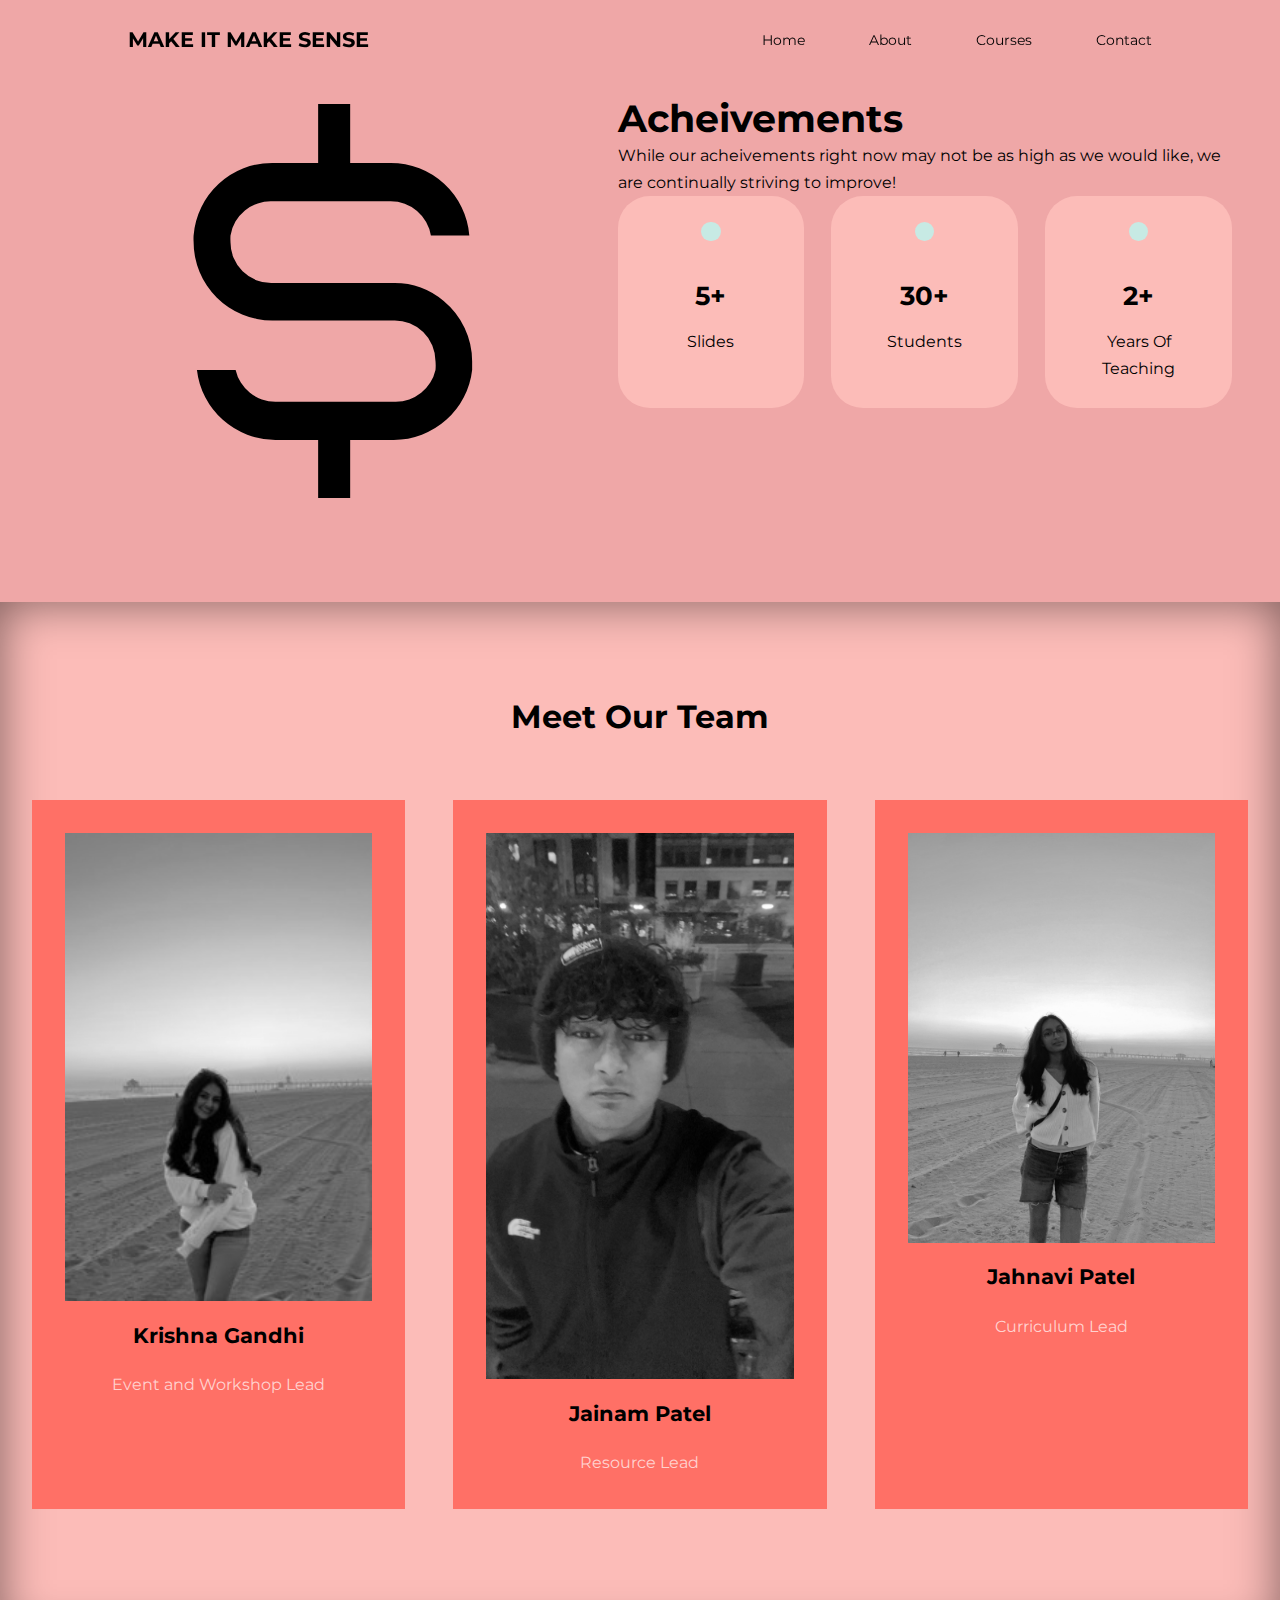
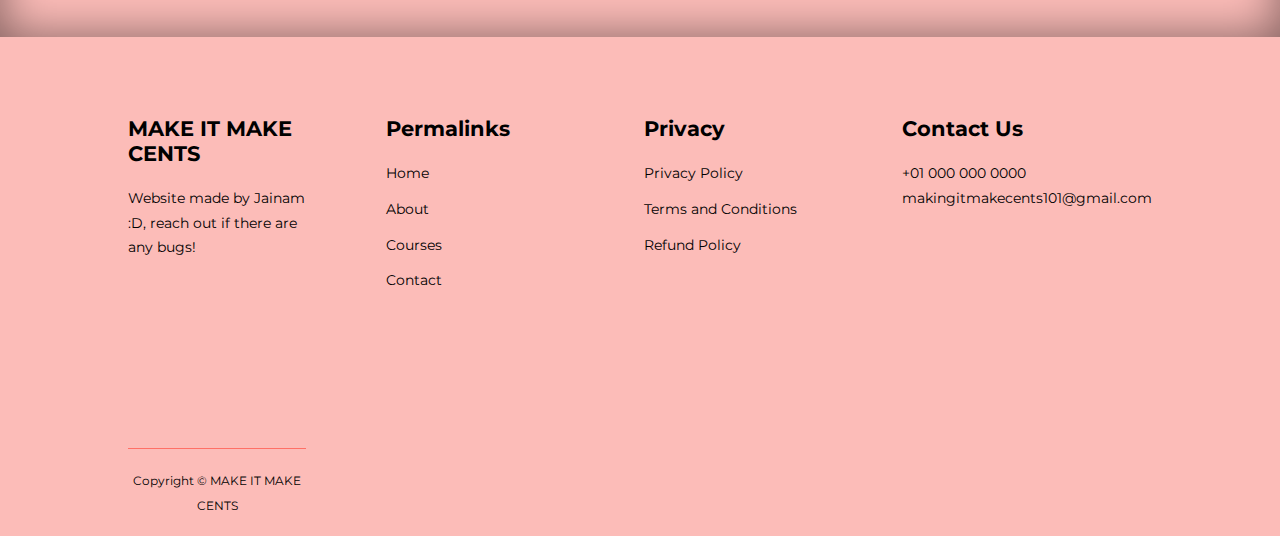
<file: about.html>
<!DOCTYPE html>
<html lang="en">
<head>
  <meta charset="UTF-8">
  <meta name="viewport" content="width=device-width, initial-scale=1.0">
  <title>Make It Make Sense</title>

  <!-- ICONSCOUT CDN -->
  <link rel="stylesheet" href="https://unicons.iconscout.com/release/v4.0.8/css/line.css">

  <!-- GOOGLE FONTS (MONTSERRAT) -->
  <link rel="preconnect" href="https://fonts.googleapis.com">
  <link rel="preconnect" href="https://fonts.gstatic.com" crossorigin>
  <link href="https://fonts.googleapis.com/css2?family=Montserrat:ital,wght@0,100..900;1,100..900&display=swap" rel="stylesheet">

  <link rel="stylesheet" href="style.css">
  <link rel="stylesheet" href="about.css">
</head>
<body>
    <nav>
      <div class="container nav__container">
        <a href="index.html"><h4>MAKE IT MAKE SENSE</h4></a>
        <ul class="nav__menu">
           <li><a href="index.html">Home</a></li>
            <li><a href="about.html">About</a></li>
            <li><a href="courses.html">Courses</a></li>
            <li><a href="contact.html">Contact</a></li>
        </ul>
        <button id="open-menu-btn"><i class="uil uil-bars"></i></button>
        <button id="close-menu-btn"><i class="uil uil-multiply"></i></button>

      </div>
    </nav>

<!--========================= END OF NAVBAR ======================-->





    <section class="about__achievements">
        <div class="container about__achievements-container">
          <div class="about__achievements-left">
            <img src="./Images/money-svgrepo-com.svg"> <!-- About Pic on the Left-->
          </div>
          <div class="about__achievements-right">
              <h1>Acheivements</h1>
              <p>
                While our acheivements right now may not be as high as we would like, we are continually striving to improve!
              </p>
              <div class="achievements__cards">
                <article class="achievement__card">
                  <span class="achievement__icon">
                    <i class="uil uil-video"></i>
                  </span>

                  <h3>5+</h3>
                  <p>Slides</p>
                </article>

                <article class="achievement__card">
                  <span class="achievement__icon">
                    <i class="uil uil-users-alt"></i>
                  </span>

                  <h3>30+</h3>
                  <p>Students</p>
                </article>

                <article class="achievement__card">
                  <span class="achievement__icon">
                    <i class="uil uil-trophy"></i>
                  </span>

                  <h3>2+</h3>
                  <p>Years Of Teaching</p>
                </article>

              </div>
          </div>
        </div>
    </section>

    <!--========================= END OF ACHIEVEMENTS ======================-->





    <section class="team">
      <h2>Meet Our Team</h2>
      <div class="conainer team__container">
        <article class="team__member">
          <div class="team__member-image">
            <img src="/Images/DECA photo Krishna.jpeg">
          </div>
          <div class="team__member-info">
            <h4>Krishna Gandhi</h4>
            <p>Event and Workshop Lead </p>
          </div>
          <div class="team__member-socials">
            <a href="https://instagram.com" target="_blank"><i class="uil uil-instagram"></i></a>

            <a href="https://twitter.com" target="_blank"><i class="uil uil-twitter-alt"></i></a>

            <a href="https://linkedin.com" target="_blank"><i class="uil uil-linkedin-alt"></i></a>

          </div>
        </article>

        <article class="team__member">
          <div class="team__member-image">
            <img src="/Images/DECA photo.jpg">
          </div>
          <div class="team__member-info">
            <h4>Jainam Patel</h4>
            <p>Resource Lead</p>
          </div>
          <div class="team__member-socials">
            <a href="https://instagram.com" target="_blank"><i class="uil uil-instagram"></i></a>

            <a href="https://twitter.com" target="_blank"><i class="uil uil-twitter-alt"></i></a>

            <a href="https://linkedin.com" target="_blank"><i class="uil uil-linkedin-alt"></i></a>

          </div>
        </article>

        <article class="team__member">
          <div class="team__member-image">
            <img src="/Images/DECA photo Jahnavi.jpeg">
          </div>
          <div class="team__member-info">
            <h4>Jahnavi Patel</h4>
            <p>Curriculum Lead</p>
          </div>
          <div class="team__member-socials">
            <a href="https://instagram.com" target="_blank"><i class="uil uil-instagram"></i></a>

            <a href="https://twitter.com" target="_blank"><i class="uil uil-twitter-alt"></i></a>

            <a href="https://linkedin.com" target="_blank"><i class="uil uil-linkedin-alt"></i></a>

          </div>
        </article>
      </div>
    </section>

    <!--========================= END OF TEAM SECTION ======================-->


    <footer>
      <div class="container footer__container">
        <div class="footer__1">
          <a href="index.html" class="footer__logo"><h4>MAKE IT MAKE CENTS</h4></a>
          <p>
            Website made by Jainam :D, reach out if there are any bugs!
          </p>
        </div>

        <div class="footer__2">
            <h4>Permalinks</h4>
            <ul class="permalinks">
              <li><a href="index.html">Home</a></li>
              <li><a href="index.html">About</a></li>
              <li><a href="index.html">Courses</a></li>
              <li><a href="index.html">Contact</a></li>
            </ul>
        </div>

        <div class="footer__3">
          <h4>Privacy</h4>
          <ul class="privacy">
            <li><a href="#">Privacy Policy</a></li>
            <li><a href="#">Terms and Conditions</a></li>
            <li><a href="#">Refund Policy</a></li>
          </ul>
        </div>

        <div class="footer__4">
          <h4>Contact Us</h4>
          <div>
            <p>+01 000 000 0000</p>
            <p>makingitmakecents101@gmail.com</p>
          </div>

          <ul class="footer__socials">

            <li>
              <a href="#"><i class="uil uil-instagram-alt"></i></a>
            </li>

            <li>
              <a href="#"><i class="uil uil-twitter"></i></a>
            </li>

            <li>
              <a href="#"><i class="uil uil-linkedin-alt"></i></a>
            </li>

          </ul>
            </div>
            <div class="footer__copyright">
              <small>Copyright &copy; MAKE IT MAKE CENTS</small>
        </div>
      </div>
    </footer>


    <script src="./main.js"></script>
</body>
</html>
</file>
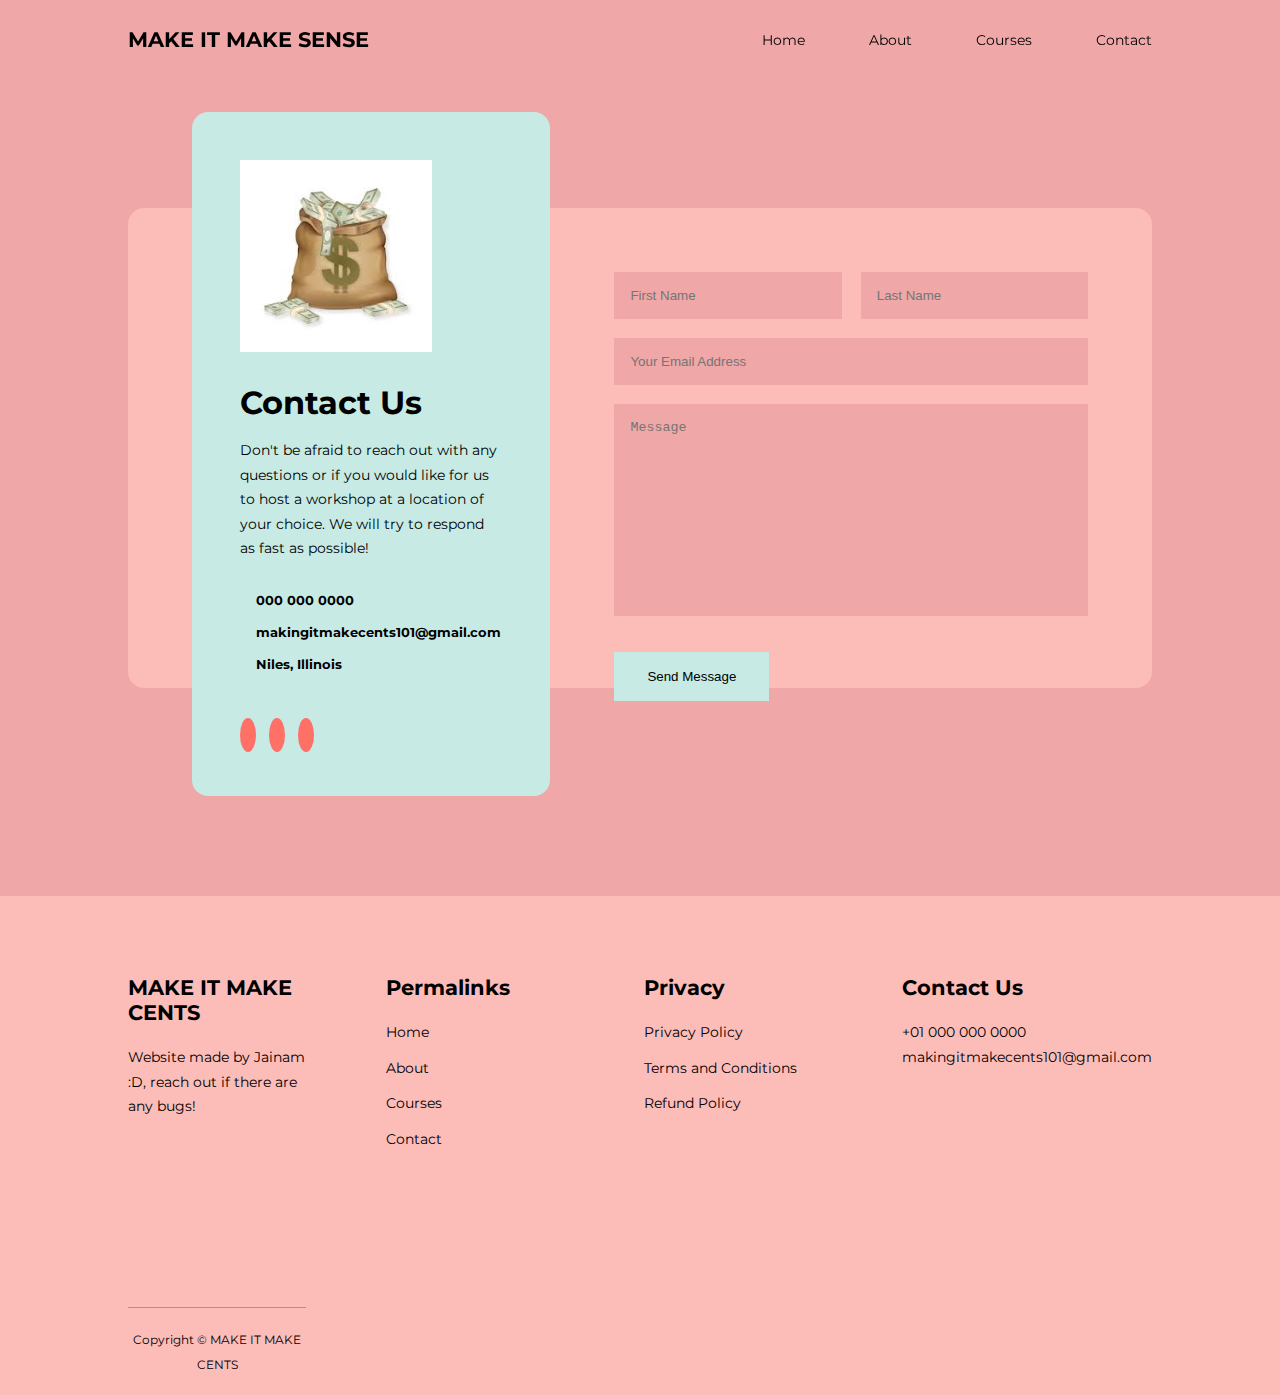
<file: contact.html>
<!DOCTYPE html>
<html lang="en">
<head>
  <meta charset="UTF-8">
  <meta name="viewport" content="width=device-width, initial-scale=1.0">
  <title>Make It Make Sense</title>

  <!-- ICONSCOUT CDN -->
  <link rel="stylesheet" href="https://unicons.iconscout.com/release/v4.0.8/css/line.css">

  <!-- GOOGLE FONTS (MONTSERRAT) -->
  <link rel="preconnect" href="https://fonts.googleapis.com">
  <link rel="preconnect" href="https://fonts.gstatic.com" crossorigin>
  <link href="https://fonts.googleapis.com/css2?family=Montserrat:ital,wght@0,100..900;1,100..900&display=swap" rel="stylesheet">

  <!-- STYLESHEETS -->
  <link rel="stylesheet" href="style.css">
  <link rel="stylesheet" href="contact.css">
  <style>
      .courses {
        margin-top: 1rem;
      }
  </style>
</head>
<body>
    <nav>
      <div class="container nav__container">
        <a href="index.html"><h4>MAKE IT MAKE SENSE</h4></a>
        <ul class="nav__menu">
           <li><a href="index.html">Home</a></li>
            <li><a href="about.html">About</a></li>
            <li><a href="courses.html">Courses</a></li>
            <li><a href="contact.html">Contact</a></li>
        </ul>
        <button id="open-menu-btn"><i class="uil uil-bars"></i></button>
        <button id="close-menu-btn"><i class="uil uil-multiply"></i></button>

      </div>
    </nav>

<!--========================= END OF NAVBAR ======================-->


<section class="contact">
  <div class="container contact__container">
  <aside class="contact__aside">
      <div class="aside__image">
        <img src="./Images/img 2.jpeg">
      </div>
      <h2>Contact Us</h2>
      <p>
        Don't be afraid to reach out with any questions or if you would like for us to host a workshop at a location of your choice.  We will try to respond as fast as possible!
      </p>
      <ul class="contact__details">
        <li>
            <i class="uil uil-phone-times"></i>
            <h5>000 000 0000</h5>
        </li>
        <li>
            <i class="uil uil-envelope"></i>
            <h5>makingitmakecents101@gmail.com</h5>
        </li>
        <li>
          <i class="uil uil-location-point"></i>
          <h5>Niles, Illinois</h5>
        </li>
      </ul>
      <ul class="contact__socials">
        <li> <a href="https://facebook.com"><i class="uil uil-facebook-f"></i></a>
        </li>
        <li> <a href="https://instagram.com"><i class="uil uil-instagram"></i></a>
        </li>
        <li> <a href="https://linkedin.com"><i class="uil uil-linkedin-alt"></i></a>
        </li>
      </ul>
    </aside>

    <form class="contact__form" action="https://formspree.io/f/xblrljeg" method="POST">
        <div class="form__name">
            <input type="text" name="First Name" placeholder="First Name" required>
            <input type="text" name="Last Name" placeholder="Last Name" required>
        </div>
        <input type="email" name="Email Address" placeholder="Your Email Address" required>
        <textarea name="Message" rows="12" placeholder="Message" required style="resize: none;"></textarea>
        <button type ="submit" class="btn btn-primary">Send Message</button>
    </form>
  </div>
</section>






<footer>
  <div class="container footer__container">
    <div class="footer__1">
      <a href="index.html" class="footer__logo"><h4>MAKE IT MAKE CENTS</h4></a>
      <p>
        Website made by Jainam :D, reach out if there are any bugs!
      </p>
    </div>

    <div class="footer__2">
        <h4>Permalinks</h4>
        <ul class="permalinks">
          <li><a href="index.html">Home</a></li>
          <li><a href="index.html">About</a></li>
          <li><a href="index.html">Courses</a></li>
          <li><a href="index.html">Contact</a></li>
        </ul>
    </div>

    <div class="footer__3">
      <h4>Privacy</h4>
      <ul class="privacy">
        <li><a href="#">Privacy Policy</a></li>
        <li><a href="#">Terms and Conditions</a></li>
        <li><a href="#">Refund Policy</a></li>
      </ul>
    </div>

    <div class="footer__4">
      <h4>Contact Us</h4>
      <div>
        <p>+01 000 000 0000</p>
        <p>makingitmakecents101@gmail.com</p>
      </div>

      <ul class="footer__socials">

        <li>
          <a href="#"><i class="uil uil-instagram-alt"></i></a>
        </li>

        <li>
          <a href="#"><i class="uil uil-twitter"></i></a>
        </li>

        <li>
          <a href="#"><i class="uil uil-linkedin-alt"></i></a>
        </li>

      </ul>
        </div>
        <div class="footer__copyright">
          <small>Copyright &copy; MAKE IT MAKE CENTS</small>
    </div>
  </div>
</footer>


<script src="./main.js"></script>
</body>
</html>
</file>
<file: style.css>
* {
    margin: 0;
    padding: 0;
    border: 0;
    outline: 0;
    text-decoration: none;
    list-style: none;
    box-sizing: border-box;
 }

 :root {
    --color-primary: #C7EAE4;
    --color-success: #FCBCB8;
    --color-warning: #FCBCB8;
    --color-danger: #C7EAE4;
    --color-danger-variant: rgba(247, 88, 66, 0.4);
    --color-white: #000000; /* had to flip */
    --color-light: rgba(255, 255, 255, 0.7);
    --color-black: #ffffff; /* had to flip */
    --color-bg: #EFA7A7;
    --color-bg1: #FCBCB8;
    --color-bg2: #ff7066;
    
    --container-width-lg: 80%;
    --container-width-md: 90%;
    --container-width-sm: 94%;

    --transition: all 400ms ease;

 }

 body {
  /* <uniquifier>: Use a unique and descriptive class name
   <weight>: Use a value from 100 to 900 */
  
    font-family: "Montserrat", sans-serif;
    line-height: 1.7;
    color: var(--color-white);
    background: var(--color-bg);
    
 }

 .container {
    width: var(--container-width-lg);
    margin: 0 auto;
 }

 section {
    padding: 6rem 0;
 }

 section h2 {
    text-align: center;
    margin-bottom: 4rem;
 }

 h1, 
 h2, 
 h3, 
 h4, 
 h5 {
    line-height: 1.2;
 }

 h1 {
    font-size: 2.4rem;
 }

 h2 {
    font-size: 2rem;
 }

 h3 {
    font-size: 1.6rem;
 }

 h4 {
    font-size:1.3rem;
}

a {
    color: var(--color-white);
}

img {
    width: 100%;
    display: block;
    object-fit: cover;
}

.btn {
    display: inline-block;
    background: var(--color-white);
    color: var(--color-black);
    padding: 1rem 2rem;
    border: 1px solid transparent;
    font-weight: 500;
    transition: var(--transition);
}

.btn:hover {
    background: transparent;
    color: var(--color-white);
    border-color: var(--color-white);
}

.btn-primary {
    background: var(--color-danger);
    color: var(--color-white);
}

/* ================================== NAVBAR ============================= */
nav {
  background: transparent;
  width: 100vw;
  height: 5rem;
  position: fixed;
  top: 0;
  z-index: 11;
}

/* change navbar styles on scroll using javascript */
.window-scroll {
  background-color: var(--color-primary);
  box-shadow: 0 1rem 2rem rgba(0, 0, 0, 0.2);
}

.nav__container {
    height: 100%;
    display: flex;
    justify-content: space-between;
    align-items: center;
}

nav button {
  display: none;
}

.nav__menu {
    display: flex;
    align-items: center;
    gap: 4rem;
}

.nav__menu a {
    font-size: 0.9rem;
    transition: var(--transition);

}

.nav__menu a:hover {
    color: var(--color-bg2);
}

/* =============================== HEADER =========================== */

header {
    position: relative;
    top: 5rem;
    overflow: hidden;
    height: 70vh;
    margin-bottom: 5rem;
}

.header__container {
    display: grid;
    grid-template-columns: 1fr 1fr;
    align-items: center;
    gap: 5rem;
    height: 100%;
}

.header__left p {
    margin: 1rem 0 2.4rem;
}

/* ================== CATEGORIES ================= */

.categories {
    background: var(--color-bg1);
    height: 32rem;
}

.categories h1 {
    line-height: 1;
    margin-bottom: 3rem;
}

.categories__container {
    display: grid;
    grid-template-columns: 40% 60%;
    /* gap: 4rem; */
}

.categories__left {
    margin-right: 4rem;
}

.categories__left p {
    margin: 1rem 0 3rem;
}

.categories__right {
    display: grid;
    grid-template-columns: repeat(3, 1fr);
    gap: 1.2rem;
}

.category {
  background: var(--color-bg2);
  padding: 2rem;
  border-radius: 2rem;
  transition: var(--transition);
}

.category:hover {
  box-shadow: 0 3rem 3rem rgba(0, 0, 0, 3);
  z-index: 1;
}

.category:nth-child(2) .category__icon {
  background-color: var(--color-danger);
}

.category:nth-child(3) .category__icon {
  background-color: var(--color-success);
}

.category:nth-child(4) .category__icon {
  background-color: var(--color-warning);
}

.category:nth-child(5) .category__icon {
  background-color: #FCBCB8;
}

.category:nth-child(6) .category__icon {
  background-color: #FCBCB8;
}


.category__icon {
  background: var(--color-bg1);
  padding: 0.7rem;
  border-radius: 0.9rem;
}

.category h5 {
  margin: 2rem 0 1rem;
}

.category p {
  font-size: 0.85rem;
}

/* ================= POPULAR COURSES ================ */

.courses {
    margin-top: 15rem;
}

.courses__container {
    display: grid;
    grid-template-columns: repeat(3, 1fr);
    gap: 2rem;
}

.course {
  background-color: var(--color-bg1);
  text-align: center;
  border: 1px solid transparent;
  transition: var(--transition);
}

.course:hover {
  background: transparent;
  border-color: var(--color-primary)
}

.course__info {
  padding: 2rem;
}

.course__info p {
  margin: 1.2rem 0 2rem;
  font-size: 0.9rem;
}

/* ================ FAQS ==================== */

.faqs {
    background: var(--color-bg1);
    box-shadow: inset 0 0 3rem rgba(0, 0, 0, 0.5);
}

.faqs__container {
    display: grid;
    grid-template-columns: 1fr 1fr;
    gap: 1rem;
}

.faq {
  padding: 2rem;
  display: flex;
  align-items: center;
  gap: 1.4rem;
  height: fit-content;
  background: var(--color-primary);
  cursor: pointer;
}

.faq h4 {
  font-size: 1rem;
  line-height: 2.2;
}

.faq__icon {
  align-self: flex-start;
  font-size: 1.2rem;
}

.faq p {
  margin-top: 0.8rem;
  display: none;
}

.faq.open p {
  display: block;
}

/* ============================== TESTIMONIALS ========================== */

.testimonials__container {
    overflow-x: hidden;
    position: relative;
    margin-bottom: 5rem;
}

.testimonial {
    padding-top: 2rem;
}

.avater {
    width: 6rem;
    height: 6rem;
    border-radius: 50%;
    overflow: hidden;
    margin: 0 auto 1rem;
    border: 1rem solid var(--color-bg1);
}

.testimonial__info {
    text-align: center;
}

.testimonial__body {
    background: var(--color-primary);
    padding: 2rem;
    margin-top: 3rem;
    position:relative;
}

.testimonial__body::before {
    content: "";
    display: block;
    background: linear-gradient(
      135deg,
      transparent, 
      var(--color-primary), 
      var(--color-primary),
      var(--color-primary)
    );
    width: 3rem;
    height: 3rem;
    position: absolute;
    left: 50%;
    top: -1.5rem;
    transform: rotate(45deg);

}

/* ================== FOOTER =============== */
footer {
    background: var(--color-bg1);
    padding-top: 5rem;
    font-size: 0.9rem;
}

.footer__container {
    display: grid;
    grid-template-columns: repeat(4, 1fr);
    gap: 5rem;
}

.footer__container > div h4 {
    margin-bottom: 1.2rem;
}

.footer__1 p {
    margin: 0 0 2rem;
}

footer ul li {
    margin-bottom: 0.7rem;
}

footer ul li a:hover {
    text-decoration: underline;
}

.footer__socials {
    display: flex;
    gap: 1rem;
    font-size: 1.2rem;
    margin-top: 2rem;
}

.footer__copyright {
    text-align: center;
    margin-top: 4rem;
    padding: 1.2rem 0;
    border-top: 1px solid var(--color-bg2);
}


/* ==================== MEDIA QUERIES (TABLETS) ============= */

@media screen and (max-width: 1024px) {
  .container {
    width: var(--container-width-md)
  }

  h1 {
    font-size: 2.2rem;
  }

  h2 {
    font-size: 1.7rem;
  }

  h3 {
    font-size: 1.4rem;
  }

  h4 {
    font-size: 1.2rem;
  }

  /* ======================== NAVBAR ======================= */

  nav button {
    display: inline-block;
    background: transparent;
    font-size: 1.8rem;
    color: var(--color-white);
    cursor: pointer;
  }

  nav button#close-menu-btn {
    display: none;
  }

  .nav__menu {
    position: fixed;
    top: 5rem;
    right: 5%;
    height: fit-content;
    width: 18rem;
    flex-direction: column;
    gap: 0;
    display: none;
  }

  .nav__menu li {
    width: 100%;
    height: 5.8rem;
    animation: animateNavItems 400ms linear forwards;
    transform-origin: top right;
    opacity: 0;
  }

  .nav__menu li:nth-child(2) {
    animation-delay: 200ms;
  }
  .nav__menu li:nth-child(3) {
    animation-delay: 400ms;
  }
  .nav__menu li:nth-child(4) {
    animation-delay: 600ms;
  }

  @keyframes animateNavItems {
    0% {
      transform: rotateZ(-90deg) rotateX(90deg) scale(0.1);
    }
    100% {
      transform: rotateZ(0) rotateX(0) scale(1);
      opacity: 1;
    }
  }

  .nav__menu li a {
    background: var(--color-primary);
    box-shadow: -4rem 6rem 10rem rgba(0, 0, 0, 0.6);
    width: 100%;
    height: 100%;
    display: grid;
    place-items:center;
  }

  .nav__menu li a:hover {
    background: var(--color-bg2);
    color: var(--color-white);
  }

  /* ====================== HEADER ========================= */

  header {
    height: 52vh;
    margin-bottom: 4rem;
  }

  .header__container {
    gap: 0;
    padding-bottom: 3rem;
  }

  /* ====================== CATEGORIES ========================= */

  .categories {
    height: auto;
  }

  .categories__container {
    grid-template-columns: 1fr;
    gap: 3rem;
  }

  .categories__left {
    margin-right: 0;
  }

  /* ======================== Popular Courses ================= */

  .courses {
    margin-top: 0;
  }

  .courses__container {
    grid-template-columns: 1fr 1fr;
  }

  /* ====================== FAQS ========================= */

  .faqs__container {
    grid-template-columns: 1fr;
  }

  .faq {
    padding: 1.5rem;
  }

  /* ====================== FOOTER ========================= */

  .footer__container {
    grid-template-columns: 1fr 1fr;
  }
}

 /* ====================== MEDIA QUERIES (PHONES) ========================= */

 @media screen and (max-width: 600px) {
    .container {
      width: var(--container-width-sm);
    }

  /* ====================== NAVBAR ========================= */

    .nav__menu {
      right: 3%;
    }

    /* ====================== HEADER ========================= */

    .header {
      height: 100vh;
    }

    .header__container {
      grid-template-columns: 1fr;
      text-align: center;
      margin-top: 0;
    }

    .header__left p {
      margin-bottom: 1.3rem;
    }

    /* ====================== CATEGORIES ========================= */

    .categories__right {
      grid-template-columns: 1fr 1fr;
      gap: 0.7rem;
    }

    .category {
      padding: 1rem;
      border-radius: 1rem;
    }

    .category__icon {
      margin-top: 4px;
      display: inline-block;
    }

    /* ====================== COURSES ========================= */

    .courses__container {
      grid-template-columns: 1fr;
    }

    /* ====================== TESTIMONIALS ========================= */

    .testimonial__body {
      padding: 1.2rem;
    }

    /* ====================== FOOTER ========================= */

    .footer__container {
      grid-template-columns: 1fr;
      text-align: center;
      gap: 2rem;
    }

    .footer__1 p {
      margin: 1rem auto;
    }

    .footer__socials {
      justify-content: center;
    }
 }
</file>
<file: about.css>
/* ====================== ACHIEVEMENTS ================ */

.about__acheivements {
  margin-top: 3rem;
}

.about__achievements-container {
  display: grid;
  grid-template-columns: 40% 60%;
  gap: 5rem;
}

.about__acheivements-right > p {
    margin: 1.6rem 0 2.5rem;
}

.achievements__cards {
  display: grid;
  grid-template-columns: repeat(3, 1fr);
  gap: 1.7rem;
}

.achievement__card {
  background: var(--color-bg1);
  padding: 1.6rem;
  border-radius: 2rem;
  text-align: center;
  transition: var(--transiton);
}

.achievement__card:hover {
  background: var(--color-bg2);
  box-shadow: 0 3rem 3rem rgba(0, 0, 0, 0.3);
}

.achievement__icon {
  background: var(--color-danger);
  padding: 0.6rem;
  border-radius: 1rem;
  display: inline-block;
  margin-bottom: 2rem;
  font-size: 2rem;
}

.achievement__card:nth-child(2) .achievement__icon {
  background: var(--color-primary);
} /* the little space in line 45 between the period and the "(2)" makes a huge difference.  Why? */

.achievement__card:nth-child(3) .achievement__icon {
  background: var(--color-primary);
}

.achievement__card p {
  margin-top: 1rem;
}

/* ===================== TEAM =================== */

.team {
  background: var(--color-bg1);
  box-shadow: inset 0 0 3rem rgba(0, 0, 0, 0.5);
}

.team__container {
    display: grid;
    grid-template-columns: repeat(3, 1fr);
    gap: 3rem;
    margin: 2rem;
}

.team__member {
    background: var(--color-bg2);
    padding: 2rem;
    border: 1px solid transparent;
    transition: var(--transition);
    position: relative;
    overflow: hidden;
}

.team__member:hover {
  background: transparent;
  border-color: var(--color-primary);
}

.team__member-image img {
  filter: saturate(0);
}

.team__member:hover img {
  filter: saturate(1);
}

.team__member-info * {
  text-align: center;
  margin-top: 1.4rem;
}

.team__member-info p {
  color: var(--color-light);
}

.team__member-socials {
  position: absolute;
  top: 50%;
  transform: translateY(-50%);
  right: -100%;
  display: flex;
  flex-direction: column;
  background: var(--color-primary);
  border-radius: 1rem 0 0 1rem;
  box-shadow: -2rem 0 2rem rgba(0, 0, 0, 0.3);
  transition: var(--transition);
}

.team__member:hover .team__member-socials{
  right: 0;
}

.team__member-socials a {
  padding: 1rem;
}

/* ================= MEDIA QUERIES (TABLET) ================ */
@media screen and (max-width: 1024px) {
  .about__acheivements {
    margin-top: 2rem;
  }

  .about__achievements-container {
    grid-template-columns: 1fr;
    gap: 4rem;
  }

  .about__achievements-left {
    width: 80%;
    margin: 0 auto;
  }

  .team__container {
    grid-template-columns: repeat(3, 1fr);
    gap: 1.5 rem;
  }

  .team__member {
    padding: 1rem;
  }
}

/* ================= MEDIA QUERIES (MOBILE) ================ */
@media screen and (max-width: 600px) {
  .acheivements__cards {
    grid-template-columns: 1fr 1fr;
    gap: 0.7rem;
  }

  .team__container {
    grid-template-columns: 1fr 1fr;
    gap: 0.7rem;
  }

  .team__member {
    padding: 0;
  }

  .team__member p {
    margin-bottom: 1.5rem;
  }
}
</file>
<file: contact.css>
.contact__container {
    background: var(--color-bg1);
    padding: 4rem;
    display: grid;
    grid-template-columns: 40% 60%;
    gap: 4rem;
    height: 30rem;
    margin: 7rem auto;
    border-radius: 1rem;
}

/* ==================== ASIDE ================ */

.contact__aside {
  background: var(--color-primary);
  padding: 3rem;
  border-radius: 1rem;
  position: relative;
  bottom: 10rem;
}

.aside__image {
  width: 12rem;
  margin-bottom: 2rem;
}

.contact__aside h2 {
  text-align: left;
  margin-bottom: 1rem;
}

.contact__aside p {
  font-size: 0.9rem;
  margin-bottom: 2rem;
}

.contact__details li {
  display: flex;
  gap: 1rem;
  align-items: center;
  margin-bottom: 1rem;
}

.contact__socials {
  display: flex;
  gap: 0.8rem;
  margin-top: 3rem;
}

.contact__socials a {
  background: var(--color-bg2);
  padding: 0.5rem;
  border-radius: 50%;
  font-size: 0.9rem;
  transition: var(--transtion);
}

.contact__socials a:hover {
  background: transparent;
}

/* =========================== FORM ====================== */

.contact__form {
  display: flex;
  flex-direction: column;
  gap: 1.2rem;
  margin-right: 4rem;
}

.form__name {
  display: flex;
  gap: 1.2rem;
}

.contact__form input[type="text"] {
  width: 50%;
}

input, textarea {
  width: 100%;
  padding: 1rem;
  background: var(--color-bg);
  color: var(--color-white);
}

.contact__form .btn {
  width: max-content;
  margin-top: 1rem;
  cursor: pointer;
}

/* =============== MEDIA QUERIES (TABLETS) ============== */
@media screen and (max-width: 1024px) {
  .contact {
    padding-bottom: 0;
  }

  .contact__container {
    gap: 1.5rem;
    margin-top: 3rem;
    height: auto;
    padding: 1.5rem;
  }

  .contact__aside {
    width: auto;
    padding: 1.5rem;
    bottom: 0;
  }

  .contact__form {
    align-self: center;
    margin-right: 1.5rem;
  }
}

/* =============== MEDIA QUERIES (PHONES) ============== */
@media screen and (max-width: 600px) {
  .contact__container {
    grid-template-columns: 1fr;
    gap: 3rem;
    margin-top: 0;
    padding: 0;
  }

  .contact__form {
    margin: 0 1.5rem 3rem;
  }

  .form__name {
    flex-direction: column;
  }

  .form__name input[type="text"] {
    width: 100%;
  }

}
</file>
